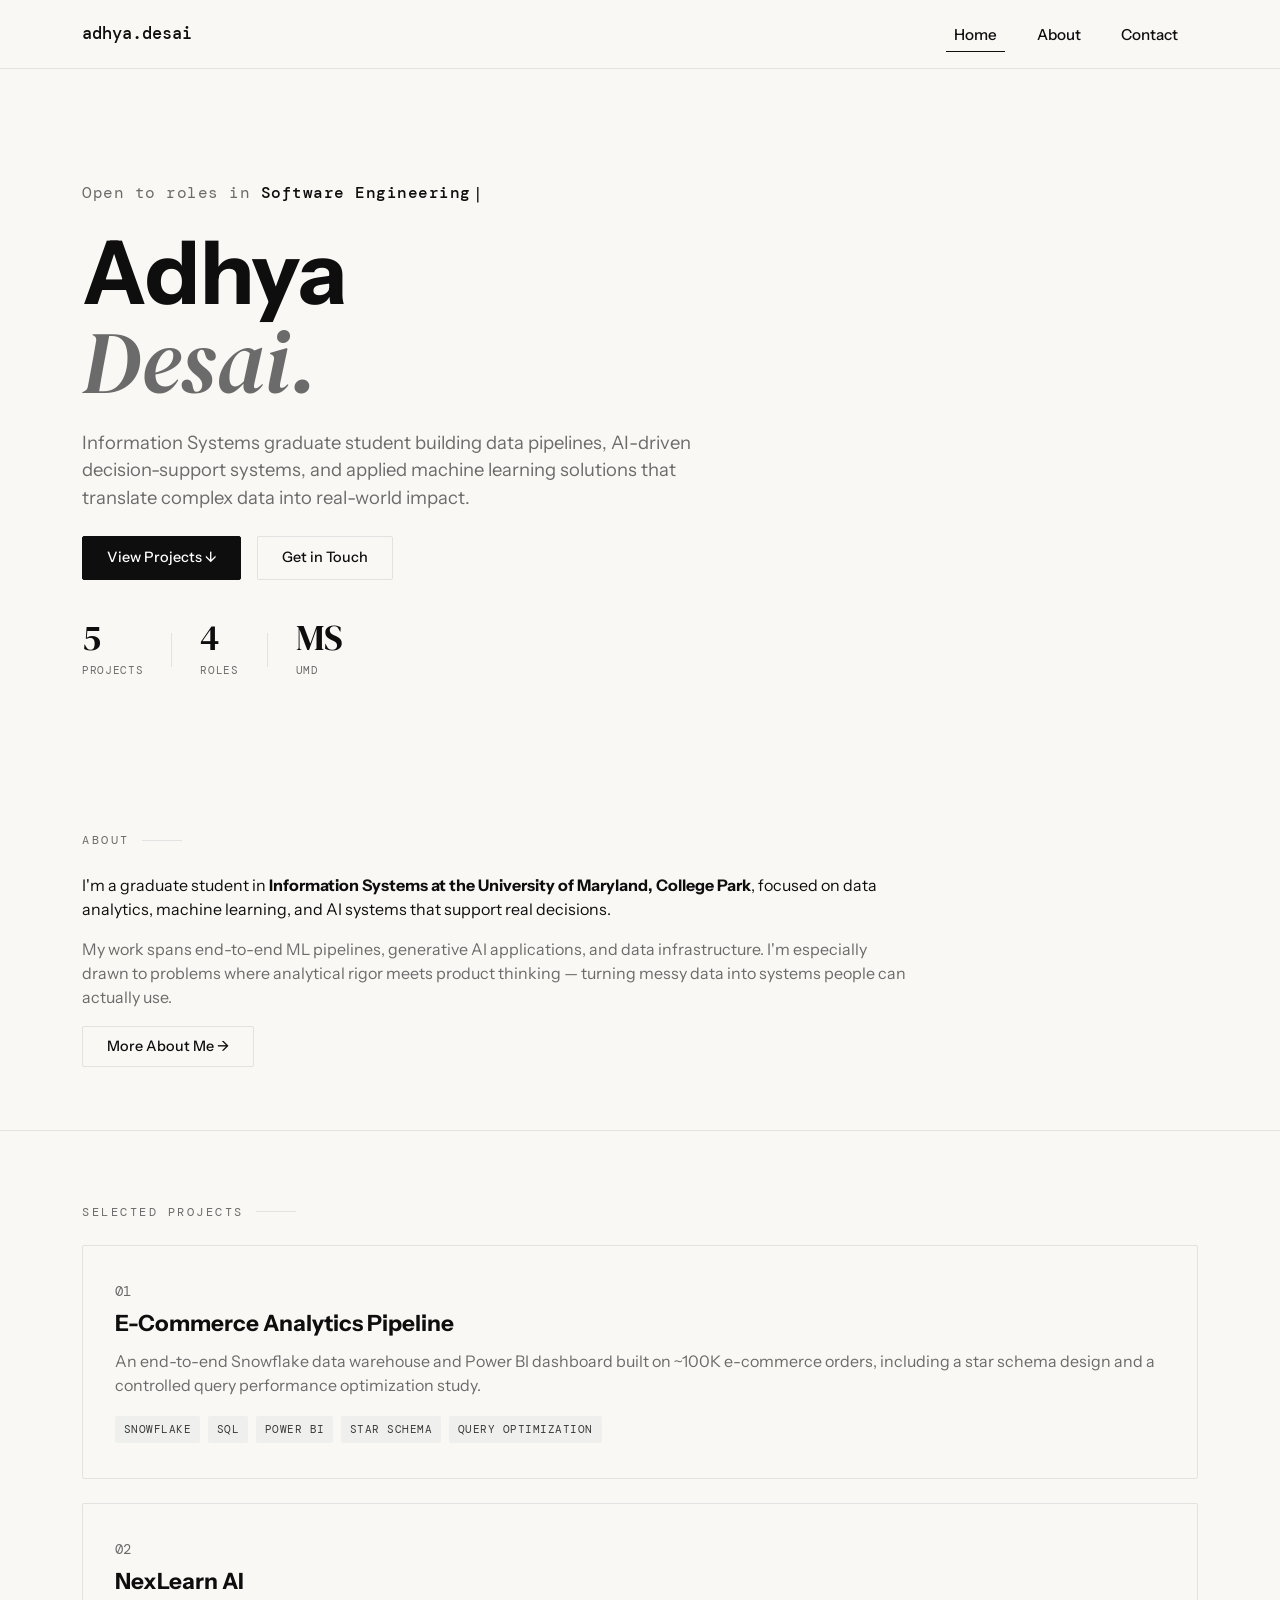
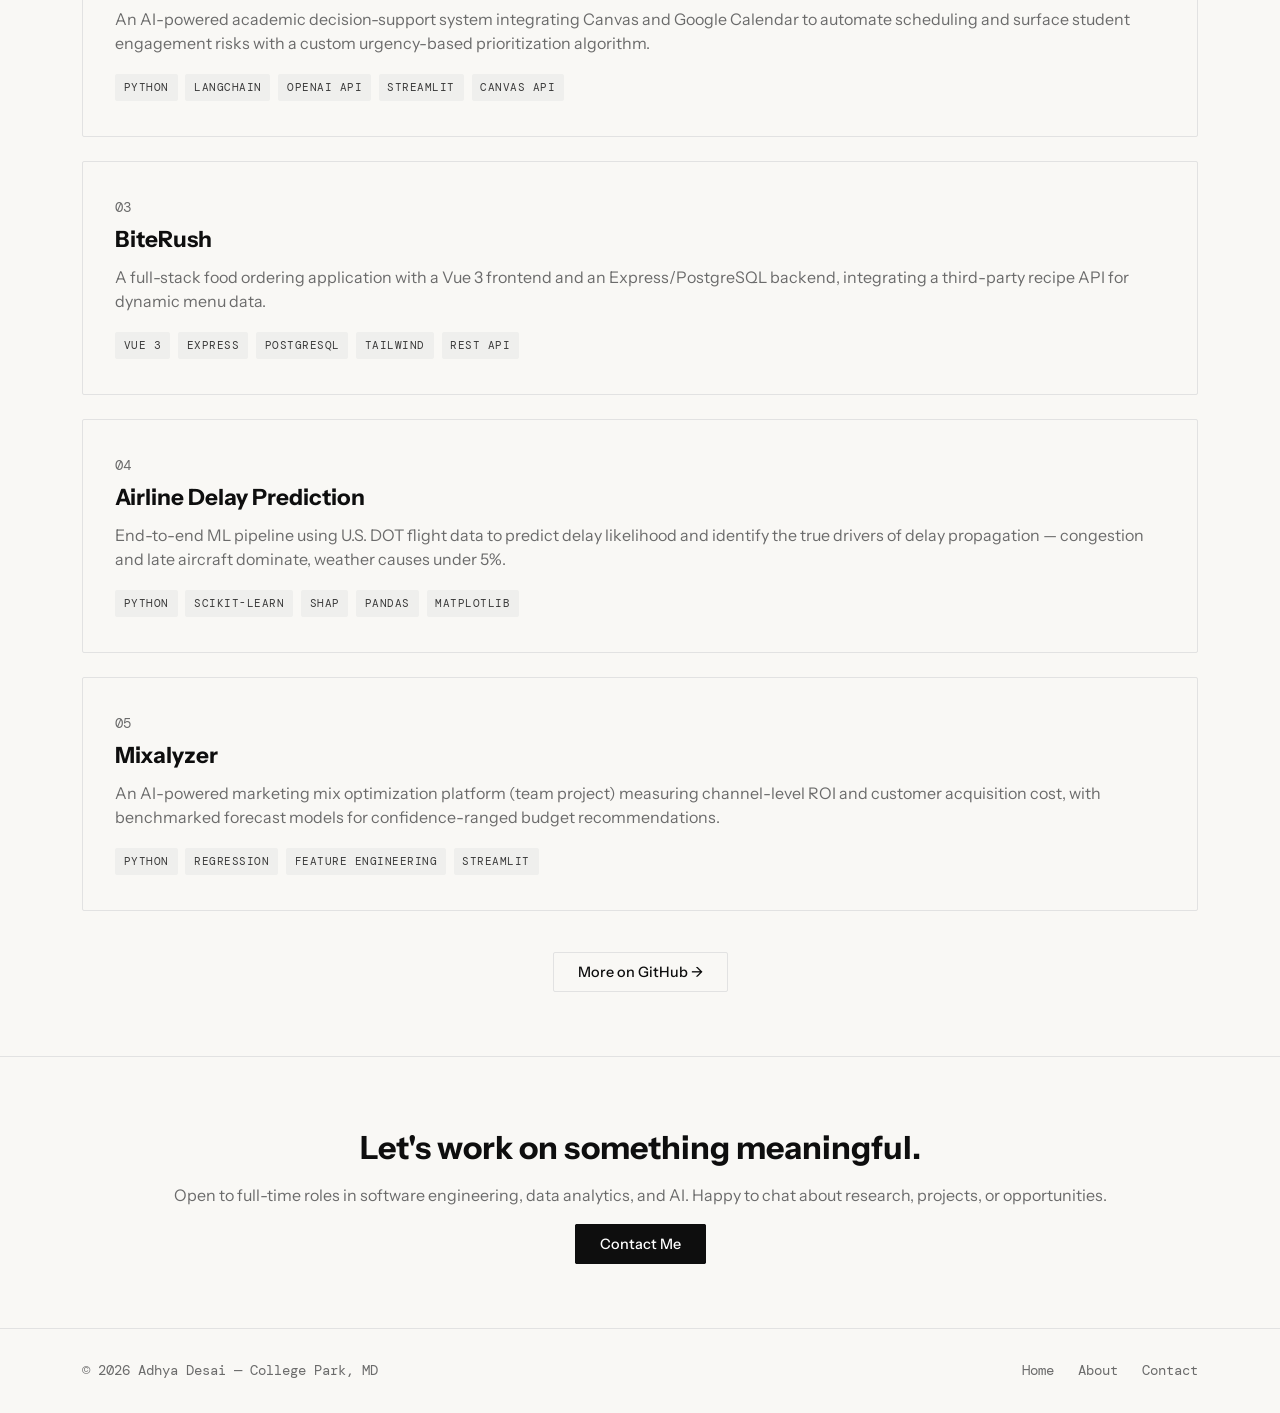
<file: index.html>
<!DOCTYPE html>
<html lang="en">
<head>
  <meta charset="UTF-8" />
  <meta name="viewport" content="width=device-width, initial-scale=1.0" />
  <title>Adhya Desai | Home</title>
  <meta name="description" content="Portfolio site of Adhya Desai — Software Engineering, Data & AI" />

  <link rel="preconnect" href="https://fonts.googleapis.com" />
  <link href="https://fonts.googleapis.com/css2?family=DM+Serif+Display:ital@0;1&family=DM+Mono:wght@400;500&family=Instrument+Sans:wght@400;500;600;700&display=swap" rel="stylesheet" />

  <link href="https://cdn.jsdelivr.net/npm/bootstrap@5.3.0/dist/css/bootstrap.min.css" rel="stylesheet" />
  <link rel="stylesheet" href="https://cdn.jsdelivr.net/npm/bootstrap-icons@1.11.3/font/bootstrap-icons.css" />

  <link rel="stylesheet" href="css/style.css" />
</head>
<body>

  <!-- Navbar -->
  <nav class="navbar navbar-expand-lg navbar-portfolio sticky-top py-3">
    <div class="container">
      <a class="navbar-brand" href="index.html">adhya.desai</a>
      <button class="navbar-toggler" type="button" data-bs-toggle="collapse" data-bs-target="#navbarNav" aria-controls="navbarNav" aria-expanded="false" aria-label="Toggle navigation">
        <span class="navbar-toggler-icon"></span>
      </button>
      <div class="collapse navbar-collapse" id="navbarNav">
        <ul class="navbar-nav ms-auto">
          <li class="nav-item"><a class="nav-link" href="index.html">Home</a></li>
          <li class="nav-item"><a class="nav-link" href="about.html">About</a></li>
          <li class="nav-item"><a class="nav-link" href="contact.html">Contact</a></li>
        </ul>
      </div>
    </div>
  </nav>

  <!-- Hero -->
  <header class="hero">
    <div class="container">
      <div class="row">
        <div class="col-lg-9 reveal">
          <p class="role-line mb-4">
            <span class="role-static">Open to roles in </span><span id="roleTypewriter" class="role-typewriter"></span><span class="type-cursor">|</span>
          </p>
          <h1 class="name-heading">
            <span class="sans-part">Adhya</span>
            <span class="serif-part">Desai.</span>
          </h1>
          <p class="lead mb-4">
            Information Systems graduate student building data pipelines,
            AI-driven decision-support systems, and applied machine learning
            solutions that translate complex data into real-world impact.
          </p>
          <div class="d-flex gap-3 flex-wrap">
            <a href="#projects" class="btn-mono-primary">View Projects &darr;</a>
            <a href="contact.html" class="btn-mono-outline">Get in Touch</a>
          </div>

          <div class="hero-stats">
            <div class="hero-stat">
              <div class="hero-stat-num" data-target="5">0</div>
              <div class="hero-stat-label">Projects</div>
            </div>
            <div class="hero-divider"></div>
            <div class="hero-stat">
              <div class="hero-stat-num" data-target="4">0</div>
              <div class="hero-stat-label">Roles</div>
            </div>
            <div class="hero-divider"></div>
            <div class="hero-stat">
              <div class="hero-stat-num">MS</div>
              <div class="hero-stat-label">UMD</div>
            </div>
          </div>
        </div>
      </div>
    </div>
  </header>

  <!-- About teaser -->
  <section>
    <div class="container">
      <p class="eyebrow mb-4">About</p>
      <div class="row">
        <div class="col-lg-9 reveal">
          <p class="mb-3">
            I'm a graduate student in <strong>Information Systems at the
            University of Maryland, College Park</strong>, focused on data
            analytics, machine learning, and AI systems that support real
            decisions.
          </p>
          <p class="text-muted mb-4">
            My work spans end-to-end ML pipelines, generative AI
            applications, and data infrastructure. I'm especially drawn to
            problems where analytical rigor meets product thinking —
            turning messy data into systems people can actually use.
          </p>
          <a href="about.html" class="btn-mono-outline">More About Me &rarr;</a>
        </div>
      </div>
    </div>
  </section>

  <!-- Selected Projects -->
  <section id="projects">
    <div class="container">
      <p class="eyebrow mb-4">Selected Projects</p>

      <div class="project-card reveal">
        <span class="project-index">01</span>
        <h3>E-Commerce Analytics Pipeline</h3>
        <p class="text-muted mb-3">
          An end-to-end Snowflake data warehouse and Power BI dashboard
          built on ~100K e-commerce orders, including a star schema design
          and a controlled query performance optimization study.
        </p>
        <div>
          <span class="tag">Snowflake</span>
          <span class="tag">SQL</span>
          <span class="tag">Power BI</span>
          <span class="tag">Star Schema</span>
          <span class="tag">Query Optimization</span>
        </div>
      </div>

      <div class="project-card reveal">
        <span class="project-index">02</span>
        <h3>NexLearn AI</h3>
        <p class="text-muted mb-3">
          An AI-powered academic decision-support system integrating Canvas
          and Google Calendar to automate scheduling and surface student
          engagement risks with a custom urgency-based prioritization
          algorithm.
        </p>
        <div>
          <span class="tag">Python</span>
          <span class="tag">LangChain</span>
          <span class="tag">OpenAI API</span>
          <span class="tag">Streamlit</span>
          <span class="tag">Canvas API</span>
        </div>
      </div>

      <div class="project-card reveal">
        <span class="project-index">03</span>
        <h3>BiteRush</h3>
        <p class="text-muted mb-3">
          A full-stack food ordering application with a Vue 3 frontend and
          an Express/PostgreSQL backend, integrating a third-party recipe
          API for dynamic menu data.
        </p>
        <div>
          <span class="tag">Vue 3</span>
          <span class="tag">Express</span>
          <span class="tag">PostgreSQL</span>
          <span class="tag">Tailwind</span>
          <span class="tag">REST API</span>
        </div>
      </div>

      <div class="project-card reveal">
        <span class="project-index">04</span>
        <h3>Airline Delay Prediction</h3>
        <p class="text-muted mb-3">
          End-to-end ML pipeline using U.S. DOT flight data to predict
          delay likelihood and identify the true drivers of delay
          propagation — congestion and late aircraft dominate, weather
          causes under 5%.
        </p>
        <div>
          <span class="tag">Python</span>
          <span class="tag">scikit-learn</span>
          <span class="tag">SHAP</span>
          <span class="tag">Pandas</span>
          <span class="tag">Matplotlib</span>
        </div>
      </div>

      <div class="project-card reveal mb-0">
        <span class="project-index">05</span>
        <h3>Mixalyzer</h3>
        <p class="text-muted mb-3">
          An AI-powered marketing mix optimization platform (team project)
          measuring channel-level ROI and customer acquisition cost, with
          benchmarked forecast models for confidence-ranged budget
          recommendations.
        </p>
        <div>
          <span class="tag">Python</span>
          <span class="tag">Regression</span>
          <span class="tag">Feature Engineering</span>
          <span class="tag">Streamlit</span>
        </div>
      </div>

      <div class="text-center mt-5">
        <a href="https://github.com/ad-hya" target="_blank" rel="noopener" class="btn-mono-outline">More on GitHub &rarr;</a>
      </div>
    </div>
  </section>

  <!-- CTA -->
  <section class="cta-banner">
    <div class="container reveal">
      <h2 class="mb-3">Let's work on something meaningful.</h2>
      <p class="text-muted mb-4">
        Open to full-time roles in software engineering, data analytics,
        and AI. Happy to chat about research, projects, or opportunities.
      </p>
      <a href="contact.html" class="btn-mono-primary">Contact Me</a>
    </div>
  </section>

  <!-- Footer -->
  <footer>
    <div class="container d-flex flex-column flex-md-row justify-content-between align-items-center text-center text-md-start gap-2">
      <p class="mb-0">&copy; 2026 Adhya Desai — College Park, MD</p>
      <div>
        <a href="index.html" class="me-3">Home</a>
        <a href="about.html" class="me-3">About</a>
        <a href="contact.html">Contact</a>
      </div>
    </div>
  </footer>

  <a href="#" id="backToTop" class="back-to-top" aria-label="Back to top"><i class="bi bi-arrow-up"></i></a>
  <div id="toast" class="toast-mono"></div>

  <script src="https://cdn.jsdelivr.net/npm/bootstrap@5.3.0/dist/js/bootstrap.bundle.min.js"></script>
  <script src="js/main.js"></script>
</body>
</html>
</file>
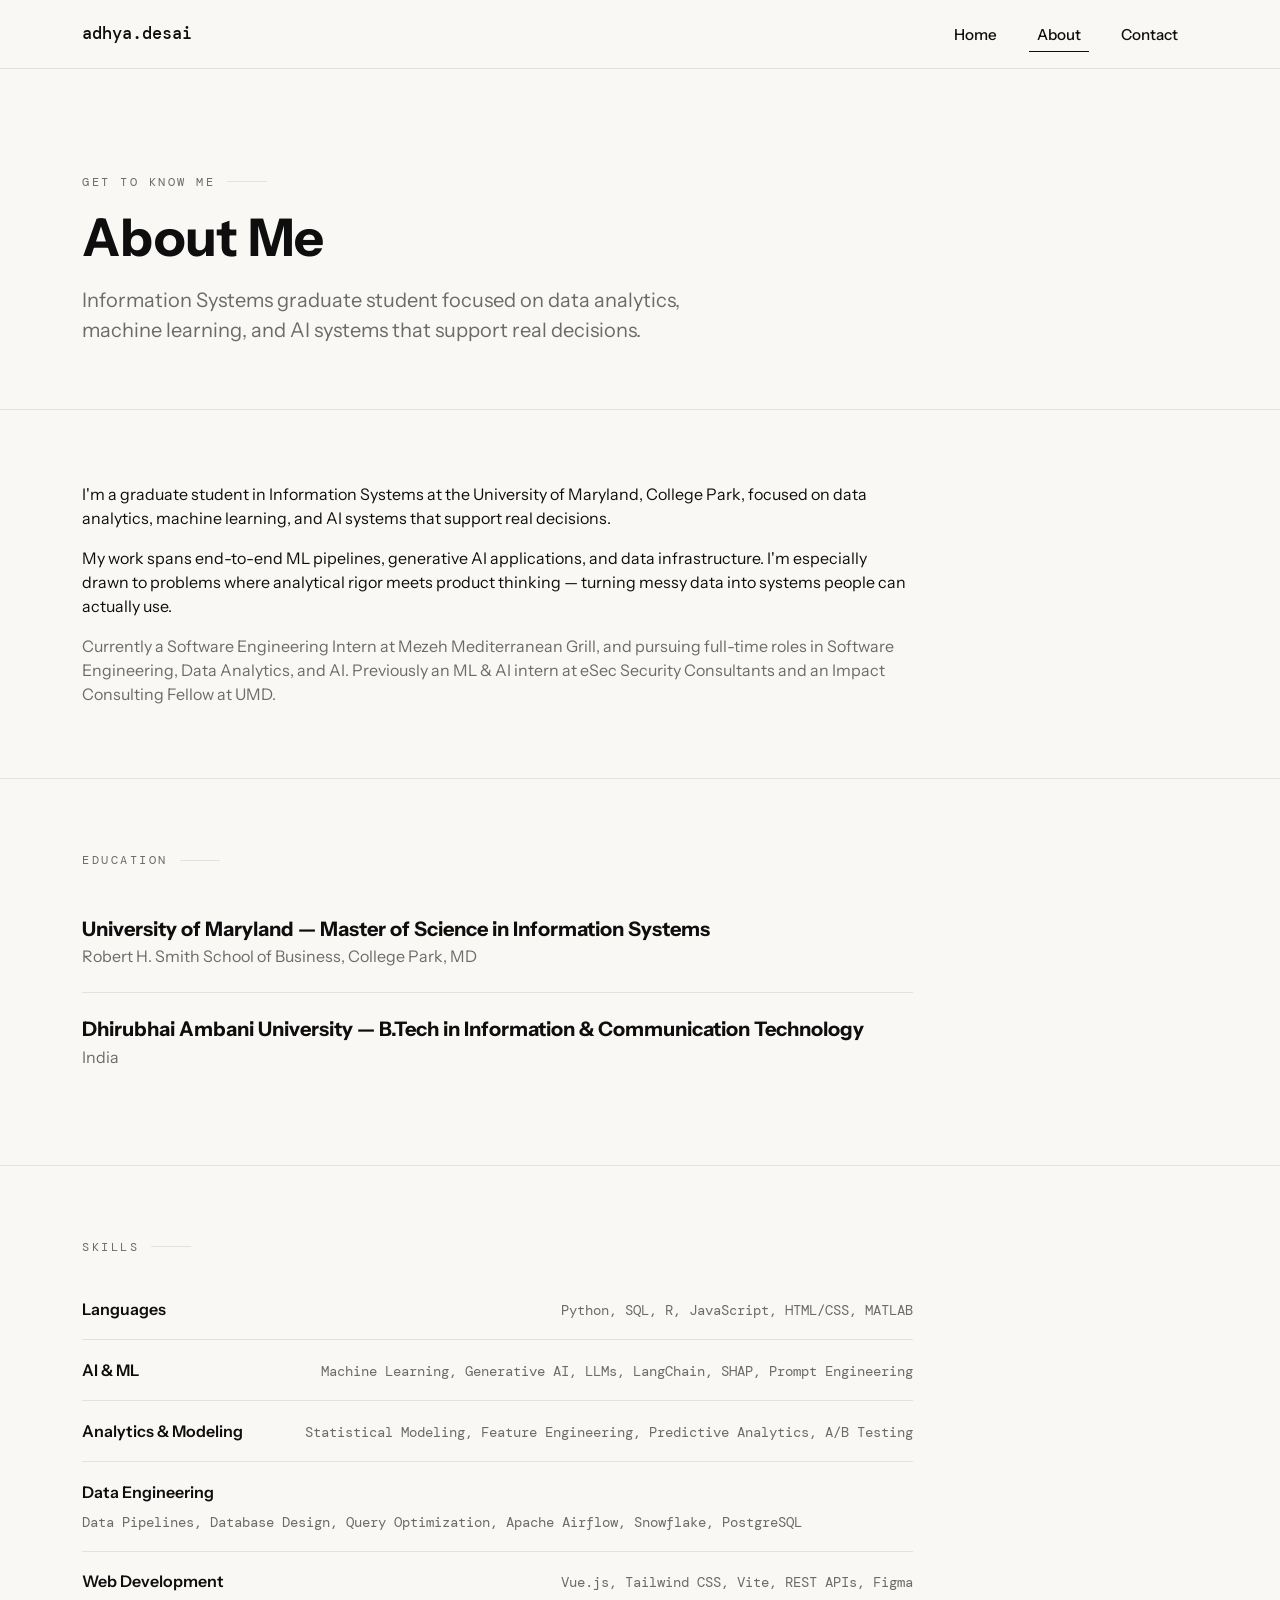
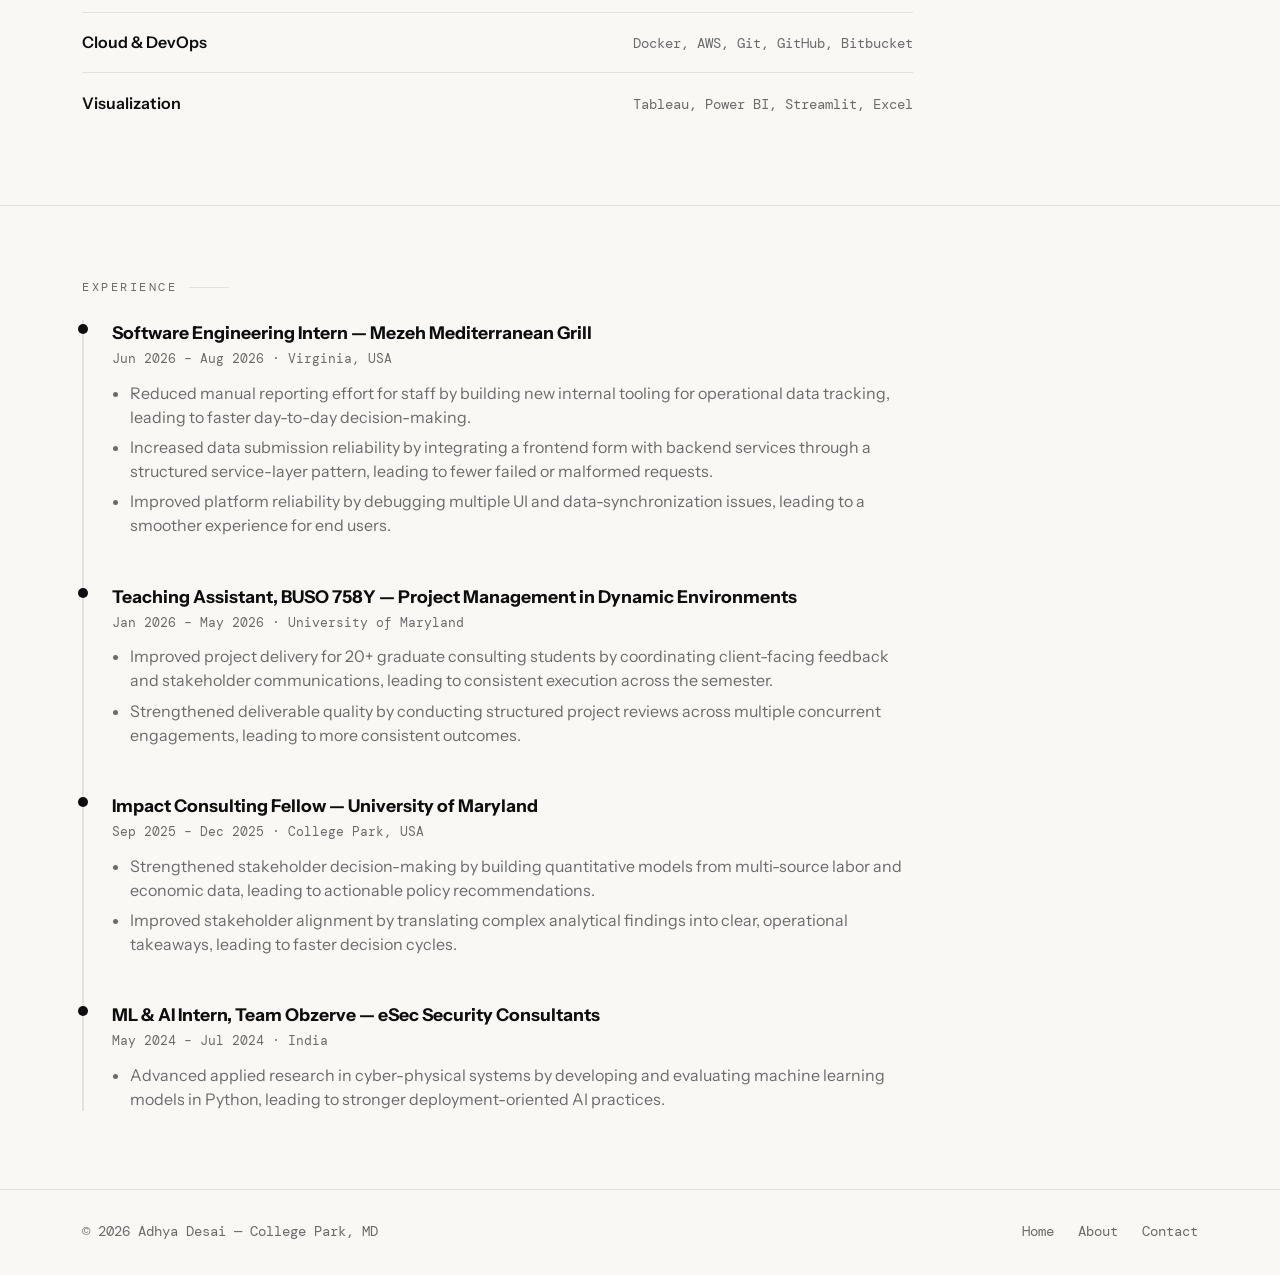
<file: about.html>
<!DOCTYPE html>
<html lang="en">
<head>
  <meta charset="UTF-8" />
  <meta name="viewport" content="width=device-width, initial-scale=1.0" />
  <title>Adhya Desai | About</title>
  <meta name="description" content="About Adhya Desai" />

  <link rel="preconnect" href="https://fonts.googleapis.com" />
  <link href="https://fonts.googleapis.com/css2?family=DM+Serif+Display:ital@0;1&family=DM+Mono:wght@400;500&family=Instrument+Sans:wght@400;500;600;700&display=swap" rel="stylesheet" />

  <link href="https://cdn.jsdelivr.net/npm/bootstrap@5.3.0/dist/css/bootstrap.min.css" rel="stylesheet" />
  <link rel="stylesheet" href="https://cdn.jsdelivr.net/npm/bootstrap-icons@1.11.3/font/bootstrap-icons.css" />

  <link rel="stylesheet" href="css/style.css" />
</head>
<body>

  <!-- Navbar -->
  <nav class="navbar navbar-expand-lg navbar-portfolio sticky-top py-3">
    <div class="container">
      <a class="navbar-brand" href="index.html">adhya.desai</a>
      <button class="navbar-toggler" type="button" data-bs-toggle="collapse" data-bs-target="#navbarNav" aria-controls="navbarNav" aria-expanded="false" aria-label="Toggle navigation">
        <span class="navbar-toggler-icon"></span>
      </button>
      <div class="collapse navbar-collapse" id="navbarNav">
        <ul class="navbar-nav ms-auto">
          <li class="nav-item"><a class="nav-link" href="index.html">Home</a></li>
          <li class="nav-item"><a class="nav-link" href="about.html">About</a></li>
          <li class="nav-item"><a class="nav-link" href="contact.html">Contact</a></li>
        </ul>
      </div>
    </div>
  </nav>

  <!-- Page Banner -->
  <header class="page-banner">
    <div class="container reveal">
      <p class="eyebrow mb-0">Get to know me</p>
      <h1>About Me</h1>
      <p class="lead" style="max-width: 640px;">
        Information Systems graduate student focused on data analytics,
        machine learning, and AI systems that support real decisions.
      </p>
    </div>
  </header>

  <!-- Bio -->
  <section>
    <div class="container">
      <div class="row">
        <div class="col-lg-9 reveal">
          <p class="mb-3">
            I'm a graduate student in Information Systems at the University
            of Maryland, College Park, focused on data analytics, machine
            learning, and AI systems that support real decisions.
          </p>
          <p class="mb-3">
            My work spans end-to-end ML pipelines, generative AI
            applications, and data infrastructure. I'm especially drawn to
            problems where analytical rigor meets product thinking —
            turning messy data into systems people can actually use.
          </p>
          <p class="text-muted mb-0">
            Currently a Software Engineering Intern at Mezeh Mediterranean
            Grill, and pursuing full-time roles in Software Engineering,
            Data Analytics, and AI. Previously an ML &amp; AI intern at eSec
            Security Consultants and an Impact Consulting Fellow at UMD.
          </p>
        </div>
      </div>
    </div>
  </section>

  <!-- Education -->
  <section>
    <div class="container">
      <p class="eyebrow mb-4">Education</p>
      <div class="row">
        <div class="col-lg-9">
          <div class="edu-item reveal">
            <h5>University of Maryland — Master of Science in Information Systems</h5>
            <p class="text-muted mb-0">Robert H. Smith School of Business, College Park, MD</p>
          </div>
          <div class="edu-item reveal">
            <h5>Dhirubhai Ambani University — B.Tech in Information &amp; Communication Technology</h5>
            <p class="text-muted mb-0">India</p>
          </div>
        </div>
      </div>
    </div>
  </section>

  <!-- Skills -->
  <section>
    <div class="container">
      <p class="eyebrow mb-4">Skills</p>
      <div class="row">
        <div class="col-lg-9">
          <div class="skill-row reveal">
            <span class="skill-label">Languages</span>
            <span class="skill-value">Python, SQL, R, JavaScript, HTML/CSS, MATLAB</span>
          </div>
          <div class="skill-row reveal">
            <span class="skill-label">AI &amp; ML</span>
            <span class="skill-value">Machine Learning, Generative AI, LLMs, LangChain, SHAP, Prompt Engineering</span>
          </div>
          <div class="skill-row reveal">
            <span class="skill-label">Analytics &amp; Modeling</span>
            <span class="skill-value">Statistical Modeling, Feature Engineering, Predictive Analytics, A/B Testing</span>
          </div>
          <div class="skill-row reveal">
            <span class="skill-label">Data Engineering</span>
            <span class="skill-value">Data Pipelines, Database Design, Query Optimization, Apache Airflow, Snowflake, PostgreSQL</span>
          </div>
          <div class="skill-row reveal">
            <span class="skill-label">Web Development</span>
            <span class="skill-value">Vue.js, Tailwind CSS, Vite, REST APIs, Figma</span>
          </div>
          <div class="skill-row reveal">
            <span class="skill-label">Cloud &amp; DevOps</span>
            <span class="skill-value">Docker, AWS, Git, GitHub, Bitbucket</span>
          </div>
          <div class="skill-row reveal">
            <span class="skill-label">Visualization</span>
            <span class="skill-value">Tableau, Power BI, Streamlit, Excel</span>
          </div>
        </div>
      </div>
    </div>
  </section>

  <!-- Experience -->
  <section>
    <div class="container">
      <p class="eyebrow mb-4">Experience</p>
      <div class="row">
        <div class="col-lg-9">

          <div class="exp-item reveal">
            <div class="exp-role">Software Engineering Intern — Mezeh Mediterranean Grill</div>
            <div class="exp-meta">Jun 2026 – Aug 2026 · Virginia, USA</div>
            <ul>
              <li>Reduced manual reporting effort for staff by building new internal tooling for operational data tracking, leading to faster day-to-day decision-making.</li>
              <li>Increased data submission reliability by integrating a frontend form with backend services through a structured service-layer pattern, leading to fewer failed or malformed requests.</li>
              <li>Improved platform reliability by debugging multiple UI and data-synchronization issues, leading to a smoother experience for end users.</li>
            </ul>
          </div>

          <div class="exp-item reveal">
            <div class="exp-role">Teaching Assistant, BUSO 758Y — Project Management in Dynamic Environments</div>
            <div class="exp-meta">Jan 2026 – May 2026 · University of Maryland</div>
            <ul>
              <li>Improved project delivery for 20+ graduate consulting students by coordinating client-facing feedback and stakeholder communications, leading to consistent execution across the semester.</li>
              <li>Strengthened deliverable quality by conducting structured project reviews across multiple concurrent engagements, leading to more consistent outcomes.</li>
            </ul>
          </div>

          <div class="exp-item reveal">
            <div class="exp-role">Impact Consulting Fellow — University of Maryland</div>
            <div class="exp-meta">Sep 2025 – Dec 2025 · College Park, USA</div>
            <ul>
              <li>Strengthened stakeholder decision-making by building quantitative models from multi-source labor and economic data, leading to actionable policy recommendations.</li>
              <li>Improved stakeholder alignment by translating complex analytical findings into clear, operational takeaways, leading to faster decision cycles.</li>
            </ul>
          </div>

          <div class="exp-item reveal">
            <div class="exp-role">ML &amp; AI Intern, Team Obzerve — eSec Security Consultants</div>
            <div class="exp-meta">May 2024 – Jul 2024 · India</div>
            <ul>
              <li>Advanced applied research in cyber-physical systems by developing and evaluating machine learning models in Python, leading to stronger deployment-oriented AI practices.</li>
            </ul>
          </div>

        </div>
      </div>
    </div>
  </section>

  <!-- Footer -->
  <footer>
    <div class="container d-flex flex-column flex-md-row justify-content-between align-items-center text-center text-md-start gap-2">
      <p class="mb-0">&copy; 2026 Adhya Desai — College Park, MD</p>
      <div>
        <a href="index.html" class="me-3">Home</a>
        <a href="about.html" class="me-3">About</a>
        <a href="contact.html">Contact</a>
      </div>
    </div>
  </footer>

  <a href="#" id="backToTop" class="back-to-top" aria-label="Back to top"><i class="bi bi-arrow-up"></i></a>
  <div id="toast" class="toast-mono"></div>

  <script src="https://cdn.jsdelivr.net/npm/bootstrap@5.3.0/dist/js/bootstrap.bundle.min.js"></script>
  <script src="js/main.js"></script>
</body>
</html>
</file>
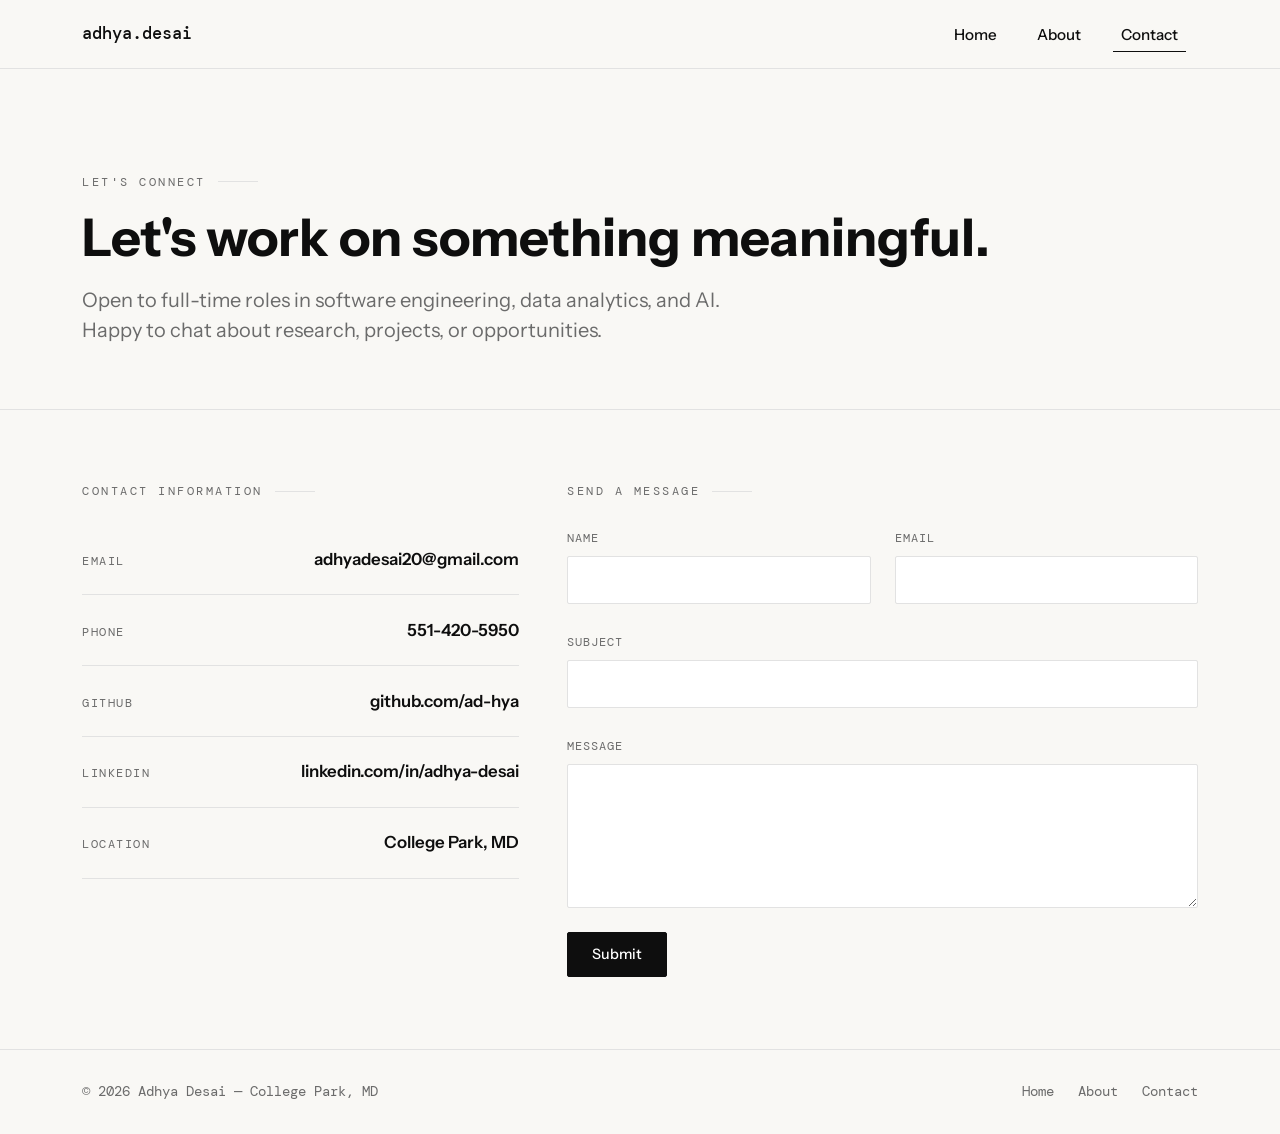
<file: contact.html>
<!DOCTYPE html>
<html lang="en">
<head>
  <meta charset="UTF-8" />
  <meta name="viewport" content="width=device-width, initial-scale=1.0" />
  <title>Adhya Desai | Contact</title>
  <meta name="description" content="Contact Adhya Desai" />

  <link rel="preconnect" href="https://fonts.googleapis.com" />
  <link href="https://fonts.googleapis.com/css2?family=DM+Serif+Display:ital@0;1&family=DM+Mono:wght@400;500&family=Instrument+Sans:wght@400;500;600;700&display=swap" rel="stylesheet" />

  <link href="https://cdn.jsdelivr.net/npm/bootstrap@5.3.0/dist/css/bootstrap.min.css" rel="stylesheet" />
  <link rel="stylesheet" href="https://cdn.jsdelivr.net/npm/bootstrap-icons@1.11.3/font/bootstrap-icons.css" />

  <link rel="stylesheet" href="css/style.css" />
</head>
<body>

  <!-- Navbar -->
  <nav class="navbar navbar-expand-lg navbar-portfolio sticky-top py-3">
    <div class="container">
      <a class="navbar-brand" href="index.html">adhya.desai</a>
      <button class="navbar-toggler" type="button" data-bs-toggle="collapse" data-bs-target="#navbarNav" aria-controls="navbarNav" aria-expanded="false" aria-label="Toggle navigation">
        <span class="navbar-toggler-icon"></span>
      </button>
      <div class="collapse navbar-collapse" id="navbarNav">
        <ul class="navbar-nav ms-auto">
          <li class="nav-item"><a class="nav-link" href="index.html">Home</a></li>
          <li class="nav-item"><a class="nav-link" href="about.html">About</a></li>
          <li class="nav-item"><a class="nav-link" href="contact.html">Contact</a></li>
        </ul>
      </div>
    </div>
  </nav>

  <!-- Page Banner -->
  <header class="page-banner">
    <div class="container reveal">
      <p class="eyebrow mb-0">Let's connect</p>
      <h1>Let's work on something meaningful.</h1>
      <p class="lead" style="max-width: 640px;">
        Open to full-time roles in software engineering, data analytics,
        and AI. Happy to chat about research, projects, or opportunities.
      </p>
    </div>
  </header>

  <section>
    <div class="container">
      <div class="row g-5">
        <!-- Contact info -->
        <div class="col-lg-5 reveal">
          <p class="eyebrow mb-4">Contact Information</p>

          <div class="contact-row">
            <span class="contact-label">Email</span>
            <a href="mailto:adhyadesai20@gmail.com" class="contact-value">adhyadesai20@gmail.com</a>
          </div>
          <div class="contact-row">
            <span class="contact-label">Phone</span>
            <a href="tel:+15514205950" class="contact-value">551-420-5950</a>
          </div>
          <div class="contact-row">
            <span class="contact-label">GitHub</span>
            <a href="https://github.com/ad-hya" target="_blank" rel="noopener" class="contact-value">github.com/ad-hya</a>
          </div>
          <div class="contact-row">
            <span class="contact-label">LinkedIn</span>
            <a href="https://www.linkedin.com/in/adhya-desai" target="_blank" rel="noopener" class="contact-value">linkedin.com/in/adhya-desai</a>
          </div>
          <div class="contact-row">
            <span class="contact-label">Location</span>
            <span class="contact-value">College Park, MD</span>
          </div>
        </div>

        <!-- Contact form -->
        <div class="col-lg-7 reveal">
          <p class="eyebrow mb-4">Send a Message</p>

          <div id="formSuccessAlert" class="alert alert-success d-none" role="alert">
            Thanks for reaching out! This is a demo form (static site, no backend) — your message wasn't actually sent.
          </div>

          <form id="contactForm" class="row g-4" novalidate>
            <div class="col-md-6">
              <label for="name" class="form-label">Name</label>
              <input type="text" class="form-control form-control-mono" id="name" required />
              <div class="invalid-feedback">Please enter your name.</div>
            </div>
            <div class="col-md-6">
              <label for="email" class="form-label">Email</label>
              <input type="email" class="form-control form-control-mono" id="email" required />
              <div class="invalid-feedback">Please enter a valid email.</div>
            </div>
            <div class="col-12">
              <label for="subject" class="form-label">Subject</label>
              <input type="text" class="form-control form-control-mono" id="subject" required />
              <div class="invalid-feedback">Please enter a subject.</div>
            </div>
            <div class="col-12">
              <label for="message" class="form-label">Message</label>
              <textarea class="form-control form-control-mono" id="message" rows="5" required></textarea>
              <div class="invalid-feedback">Please enter a message.</div>
            </div>
            <div class="col-12">
              <button type="submit" class="btn-mono-primary">Submit</button>
            </div>
          </form>
        </div>
      </div>
    </div>
  </section>

  <!-- Footer -->
  <footer>
    <div class="container d-flex flex-column flex-md-row justify-content-between align-items-center text-center text-md-start gap-2">
      <p class="mb-0">&copy; 2026 Adhya Desai — College Park, MD</p>
      <div>
        <a href="index.html" class="me-3">Home</a>
        <a href="about.html" class="me-3">About</a>
        <a href="contact.html">Contact</a>
      </div>
    </div>
  </footer>

  <a href="#" id="backToTop" class="back-to-top" aria-label="Back to top"><i class="bi bi-arrow-up"></i></a>
  <div id="toast" class="toast-mono"></div>

  <script src="https://cdn.jsdelivr.net/npm/bootstrap@5.3.0/dist/js/bootstrap.bundle.min.js"></script>
  <script src="js/main.js"></script>
</body>
</html>
</file>
<file: css/style.css>
/* ==========================================================================
   Adhya Desai — Portfolio Site
   Theme: editorial minimalist — cream background, ink text, serif/mono mix
   (companion style to adhya.desai's main portfolio)
   ========================================================================== */

:root {
  --bg: #f9f8f5;
  --ink: #0e0e0e;
  --muted: #6b6b6b;
  --border: #e2e2e2;
  --tag-bg: #efefed;
  --tag-text: #3a3a3a;
  --white: #ffffff;
}

body {
  background-color: var(--bg);
  color: var(--ink);
  font-family: "Instrument Sans", -apple-system, BlinkMacSystemFont, "Segoe UI", sans-serif;
}

h1, h2, h3, h4, h5 {
  font-family: "Instrument Sans", sans-serif;
  font-weight: 700;
  color: var(--ink);
}

.serif-italic {
  font-family: "DM Serif Display", serif;
  font-style: italic;
  font-weight: 400;
}

.mono {
  font-family: "DM Mono", monospace;
}

a {
  text-decoration: none;
  color: var(--ink);
}

.text-muted {
  color: var(--muted) !important;
}

.eyebrow {
  font-family: "DM Mono", monospace;
  text-transform: uppercase;
  letter-spacing: 2.5px;
  font-size: 0.75rem;
  color: var(--muted);
  display: flex;
  align-items: center;
  gap: 0.75rem;
}

.eyebrow::after {
  content: "";
  flex: 0 0 40px;
  height: 1px;
  background-color: var(--border);
}

.eyebrow.center {
  justify-content: center;
}

.eyebrow.center::after {
  display: none;
}

/* ---------- Navbar ---------- */
.navbar-portfolio {
  background-color: var(--bg) !important;
  border-bottom: 1px solid var(--border);
}

.navbar-portfolio .navbar-brand {
  font-family: "DM Mono", monospace;
  font-weight: 500;
  font-size: 1.05rem;
  color: var(--ink) !important;
}

.navbar-portfolio .navbar-toggler {
  border: 1px solid var(--border);
  padding: 0.4rem 0.6rem;
}

.navbar-portfolio .navbar-toggler:focus {
  box-shadow: none;
}

.navbar-portfolio .navbar-toggler-icon {
  background-image: url("data:image/svg+xml,%3csvg xmlns='http://www.w3.org/2000/svg' viewBox='0 0 30 30'%3e%3cpath stroke='rgba(14, 14, 14, 0.9)' stroke-linecap='round' stroke-miterlimit='10' stroke-width='2' d='M4 7h22M4 15h22M4 23h22'/%3e%3c/svg%3e");
}

.navbar-portfolio .nav-link {
  color: var(--ink) !important;
  font-weight: 500;
  font-size: 0.95rem;
  margin-left: 0.75rem;
  margin-right: 0.75rem;
  padding-bottom: 4px;
  border-bottom: 1px solid transparent;
  transition: border-color 0.2s ease, color 0.2s ease;
}

.navbar-portfolio .nav-link:hover,
.navbar-portfolio .nav-link.active {
  color: var(--ink) !important;
  border-bottom-color: var(--ink);
}

/* ---------- Buttons ---------- */
.btn-mono-primary {
  background-color: var(--ink);
  border: 1px solid var(--ink);
  color: var(--white);
  font-weight: 500;
  font-size: 0.9rem;
  padding: 0.65rem 1.5rem;
  border-radius: 2px;
  transition: background-color 0.15s ease, transform 0.15s ease;
}

.btn-mono-primary:hover {
  background-color: #2a2a2a;
  border-color: #2a2a2a;
  color: var(--white);
  transform: translateY(-1px);
}

.btn-mono-outline {
  background-color: transparent;
  border: 1px solid var(--border);
  color: var(--ink);
  font-weight: 500;
  font-size: 0.9rem;
  padding: 0.65rem 1.5rem;
  border-radius: 2px;
  transition: all 0.15s ease;
}

.btn-mono-outline:hover {
  background-color: var(--ink);
  border-color: var(--ink);
  color: var(--white);
  transform: translateY(-1px);
}

/* ---------- Hero ---------- */
.hero {
  padding: 7rem 0 5rem;
}

.hero .name-heading {
  font-size: clamp(3rem, 8vw, 5.5rem);
  line-height: 1;
  margin-bottom: 1.5rem;
}

.hero .name-heading .sans-part {
  font-family: "Instrument Sans", sans-serif;
  font-weight: 700;
  display: block;
}

.hero .name-heading .serif-part {
  font-family: "DM Serif Display", serif;
  font-style: italic;
  font-weight: 400;
  color: var(--muted);
  display: block;
}

.hero p.lead {
  color: var(--muted);
  font-size: 1.15rem;
  max-width: 620px;
}

/* ---------- Hero: rotating role typewriter ---------- */
.role-line {
  font-family: "DM Mono", monospace;
  text-transform: none;
  letter-spacing: 0.5px;
  font-size: 1rem;
  color: var(--muted);
  margin-bottom: 1.75rem;
}

.role-line .role-static {
  color: var(--muted);
}

.role-line .role-typewriter {
  color: var(--ink);
  font-weight: 500;
}

.type-cursor {
  display: inline-block;
  margin-left: 2px;
  color: var(--ink);
  animation: cursor-blink 1s steps(1) infinite;
}

@keyframes cursor-blink {
  50% {
    opacity: 0;
  }
}

@media (prefers-reduced-motion: reduce) {
  .type-cursor {
    animation: none;
  }
}

/* ---------- Hero: stat counters ---------- */
.hero-stats {
  display: flex;
  align-items: center;
  gap: 1.75rem;
  margin-top: 2.5rem;
  flex-wrap: wrap;
}

.hero-stat {
  display: flex;
  flex-direction: column;
}

.hero-stat-num {
  font-family: "DM Serif Display", serif;
  font-size: 2.25rem;
  line-height: 1;
  color: var(--ink);
}

.hero-stat-label {
  font-family: "DM Mono", monospace;
  font-size: 0.7rem;
  color: var(--muted);
  letter-spacing: 0.06em;
  text-transform: uppercase;
  margin-top: 0.4rem;
}

.hero-divider {
  width: 1px;
  height: 34px;
  background: var(--border);
}

@media (max-width: 767.98px) {
  .hero-stats {
    justify-content: center;
  }
}

/* ---------- Page banner (About / Contact) ---------- */
.page-banner {
  padding: 6.5rem 0 3rem;
  border-bottom: 1px solid var(--border);
}

.page-banner h1 {
  font-size: clamp(2.25rem, 5vw, 3.25rem);
  margin: 1rem 0;
}

.page-banner p.lead {
  color: var(--muted);
}

/* ---------- Section spacing ---------- */
section {
  padding: 4.5rem 0;
}

section + section {
  border-top: 1px solid var(--border);
}

/* ---------- Project cards ---------- */
.project-card {
  border: 1px solid var(--border);
  border-radius: 2px;
  padding: 2rem;
  margin-bottom: 1.5rem;
  transition: border-color 0.2s ease;
}

.project-card:hover {
  border-color: var(--ink);
}

.project-index {
  font-family: "DM Mono", monospace;
  color: var(--muted);
  font-size: 0.85rem;
}

.project-card h3 {
  font-size: 1.4rem;
  margin: 0.5rem 0 0.75rem;
}

.tag {
  display: inline-block;
  font-family: "DM Mono", monospace;
  text-transform: uppercase;
  font-size: 0.7rem;
  letter-spacing: 0.5px;
  background-color: var(--tag-bg);
  color: var(--tag-text);
  padding: 0.3rem 0.55rem;
  border-radius: 2px;
  margin: 0.2rem 0.3rem 0.2rem 0;
}

/* ---------- Skills rows ---------- */
.skill-row {
  display: flex;
  justify-content: space-between;
  align-items: baseline;
  padding: 1.1rem 0;
  border-bottom: 1px solid var(--border);
  flex-wrap: wrap;
  gap: 0.5rem;
}

.skill-row:last-child {
  border-bottom: none;
}

.skill-row .skill-label {
  font-weight: 600;
}

.skill-row .skill-value {
  font-family: "DM Mono", monospace;
  color: var(--muted);
  text-align: right;
  font-size: 0.9rem;
}

/* ---------- Education ---------- */
.edu-item {
  border-bottom: 1px solid var(--border);
  padding: 1.5rem 0;
}

.edu-item:last-child {
  border-bottom: none;
}

.edu-item h5 {
  margin-bottom: 0.2rem;
}

/* ---------- Experience timeline ---------- */
.exp-item {
  border-left: 2px solid var(--border);
  padding-left: 1.75rem;
  padding-bottom: 2.5rem;
  position: relative;
}

.exp-item::before {
  content: "";
  position: absolute;
  left: -6px;
  top: 4px;
  width: 10px;
  height: 10px;
  border-radius: 50%;
  background-color: var(--ink);
}

.exp-item:last-child {
  padding-bottom: 0;
}

.exp-item .exp-role {
  font-weight: 700;
  font-size: 1.1rem;
  margin-bottom: 0.15rem;
}

.exp-item .exp-meta {
  font-family: "DM Mono", monospace;
  color: var(--muted);
  font-size: 0.82rem;
  margin-bottom: 0.75rem;
}

.exp-item ul {
  color: var(--muted);
  padding-left: 1.1rem;
  margin-bottom: 0;
}

.exp-item ul li {
  margin-bottom: 0.4rem;
}

/* ---------- CTA banner ---------- */
.cta-banner {
  text-align: center;
}

/* ---------- Contact page ---------- */
.contact-row {
  display: flex;
  justify-content: space-between;
  align-items: baseline;
  padding: 1.4rem 0;
  border-bottom: 1px solid var(--border);
  flex-wrap: wrap;
  gap: 0.4rem;
}

.contact-row:first-child {
  border-top: 1px solid var(--border);
}

.contact-row .contact-label {
  font-family: "DM Mono", monospace;
  text-transform: uppercase;
  letter-spacing: 1.5px;
  font-size: 0.75rem;
  color: var(--muted);
}

.contact-row .contact-value {
  font-weight: 600;
  font-size: 1.05rem;
}

.contact-row .contact-value:hover {
  text-decoration: underline;
}

.form-control-mono {
  background-color: var(--white);
  border: 1px solid var(--border);
  border-radius: 2px;
  color: var(--ink);
  padding: 0.7rem 1rem;
}

.form-control-mono:focus {
  background-color: var(--white);
  color: var(--ink);
  border-color: var(--ink);
  box-shadow: none;
}

.form-control-mono::placeholder {
  color: #b5b5b5;
}

.form-label {
  font-family: "DM Mono", monospace;
  font-size: 0.78rem;
  text-transform: uppercase;
  letter-spacing: 1px;
  color: var(--muted);
}

/* ---------- Footer ---------- */
footer {
  background-color: var(--bg);
  border-top: 1px solid var(--border);
  padding: 2rem 0;
  color: var(--muted);
  font-size: 0.85rem;
  font-family: "DM Mono", monospace;
}

footer a {
  color: var(--muted);
}

footer a:hover {
  color: var(--ink);
}

/* ---------- Scroll reveal ---------- */
.reveal {
  opacity: 0;
  transform: translateY(18px);
  transition: opacity 0.7s ease, transform 0.7s ease;
}

.reveal.visible {
  opacity: 1;
  transform: none;
}

@media (prefers-reduced-motion: reduce) {
  .reveal {
    opacity: 1;
    transform: none;
    transition: none;
  }
}

@media print {
  .reveal {
    opacity: 1 !important;
    transform: none !important;
    transition: none !important;
  }

  .back-to-top {
    display: none !important;
  }
}

/* ---------- Back to top ---------- */
.back-to-top {
  position: fixed;
  bottom: 28px;
  right: 28px;
  width: 42px;
  height: 42px;
  border-radius: 50%;
  background: var(--ink);
  color: var(--white);
  display: flex;
  align-items: center;
  justify-content: center;
  text-decoration: none;
  font-size: 18px;
  opacity: 0;
  pointer-events: none;
  transform: translateY(10px);
  transition: opacity 0.25s ease, transform 0.25s ease, background 0.2s ease;
  z-index: 150;
}

.back-to-top.show {
  opacity: 1;
  pointer-events: auto;
  transform: none;
}

.back-to-top:hover {
  background: #2a2a2a;
  color: var(--white);
}

/* ---------- Toast ---------- */
.toast-mono {
  position: fixed;
  bottom: 28px;
  left: 50%;
  transform: translateX(-50%) translateY(16px);
  background: var(--ink);
  color: var(--white);
  font-family: "DM Mono", monospace;
  font-size: 12px;
  letter-spacing: 0.04em;
  padding: 10px 18px;
  border-radius: 3px;
  opacity: 0;
  pointer-events: none;
  transition: opacity 0.25s ease, transform 0.25s ease;
  z-index: 200;
}

.toast-mono.show {
  opacity: 1;
  transform: translateX(-50%) translateY(0);
}

/* ---------- Responsive tweaks ---------- */
@media (max-width: 767.98px) {
  .hero {
    padding: 6.5rem 0 3rem;
    text-align: center;
  }

  .hero p.lead {
    max-width: 100%;
    margin-left: auto;
    margin-right: auto;
  }

  .hero .eyebrow {
    justify-content: center;
  }

  .hero .eyebrow::after {
    display: none;
  }

  .page-banner {
    text-align: center;
  }

  .page-banner .eyebrow {
    justify-content: center;
  }

  .page-banner .eyebrow::after {
    display: none;
  }

  .skill-row,
  .contact-row {
    flex-direction: column;
    gap: 0.3rem;
  }

  .contact-row .contact-value {
    text-align: left;
  }
}
</file>
